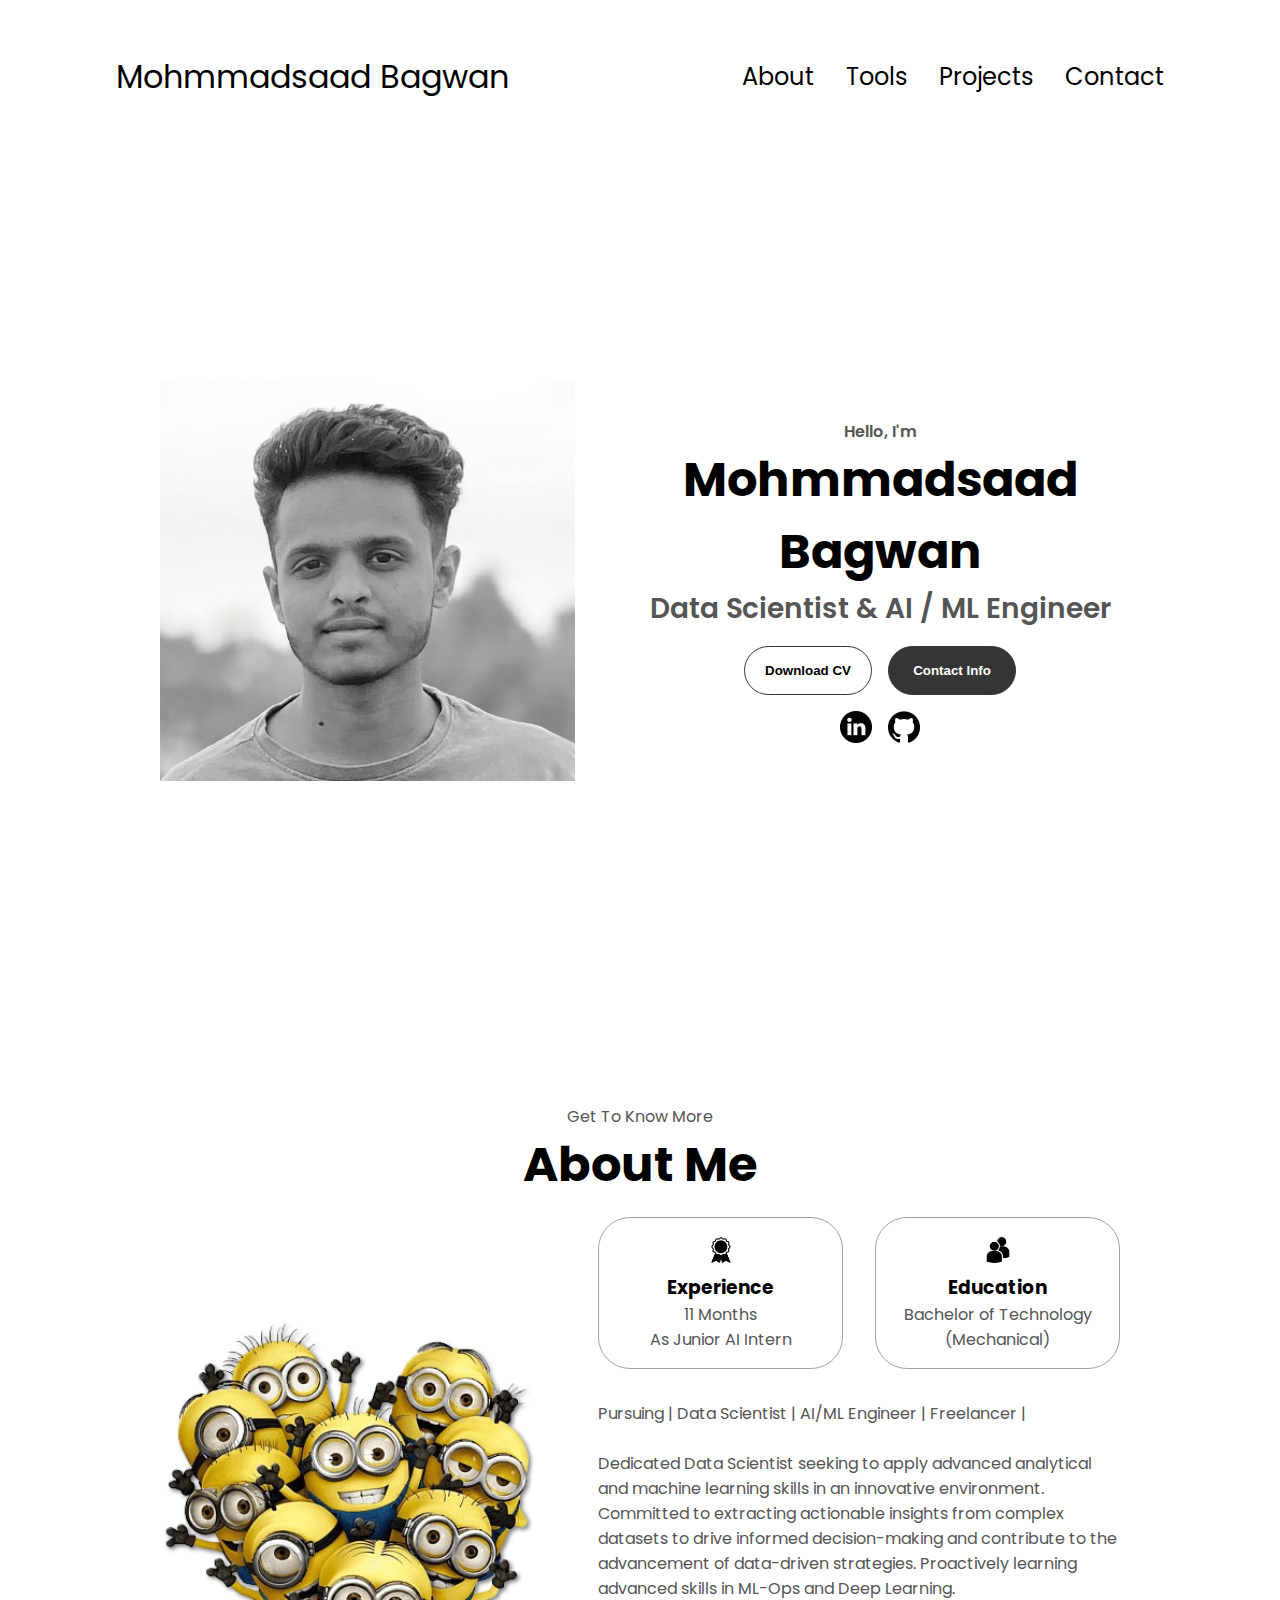
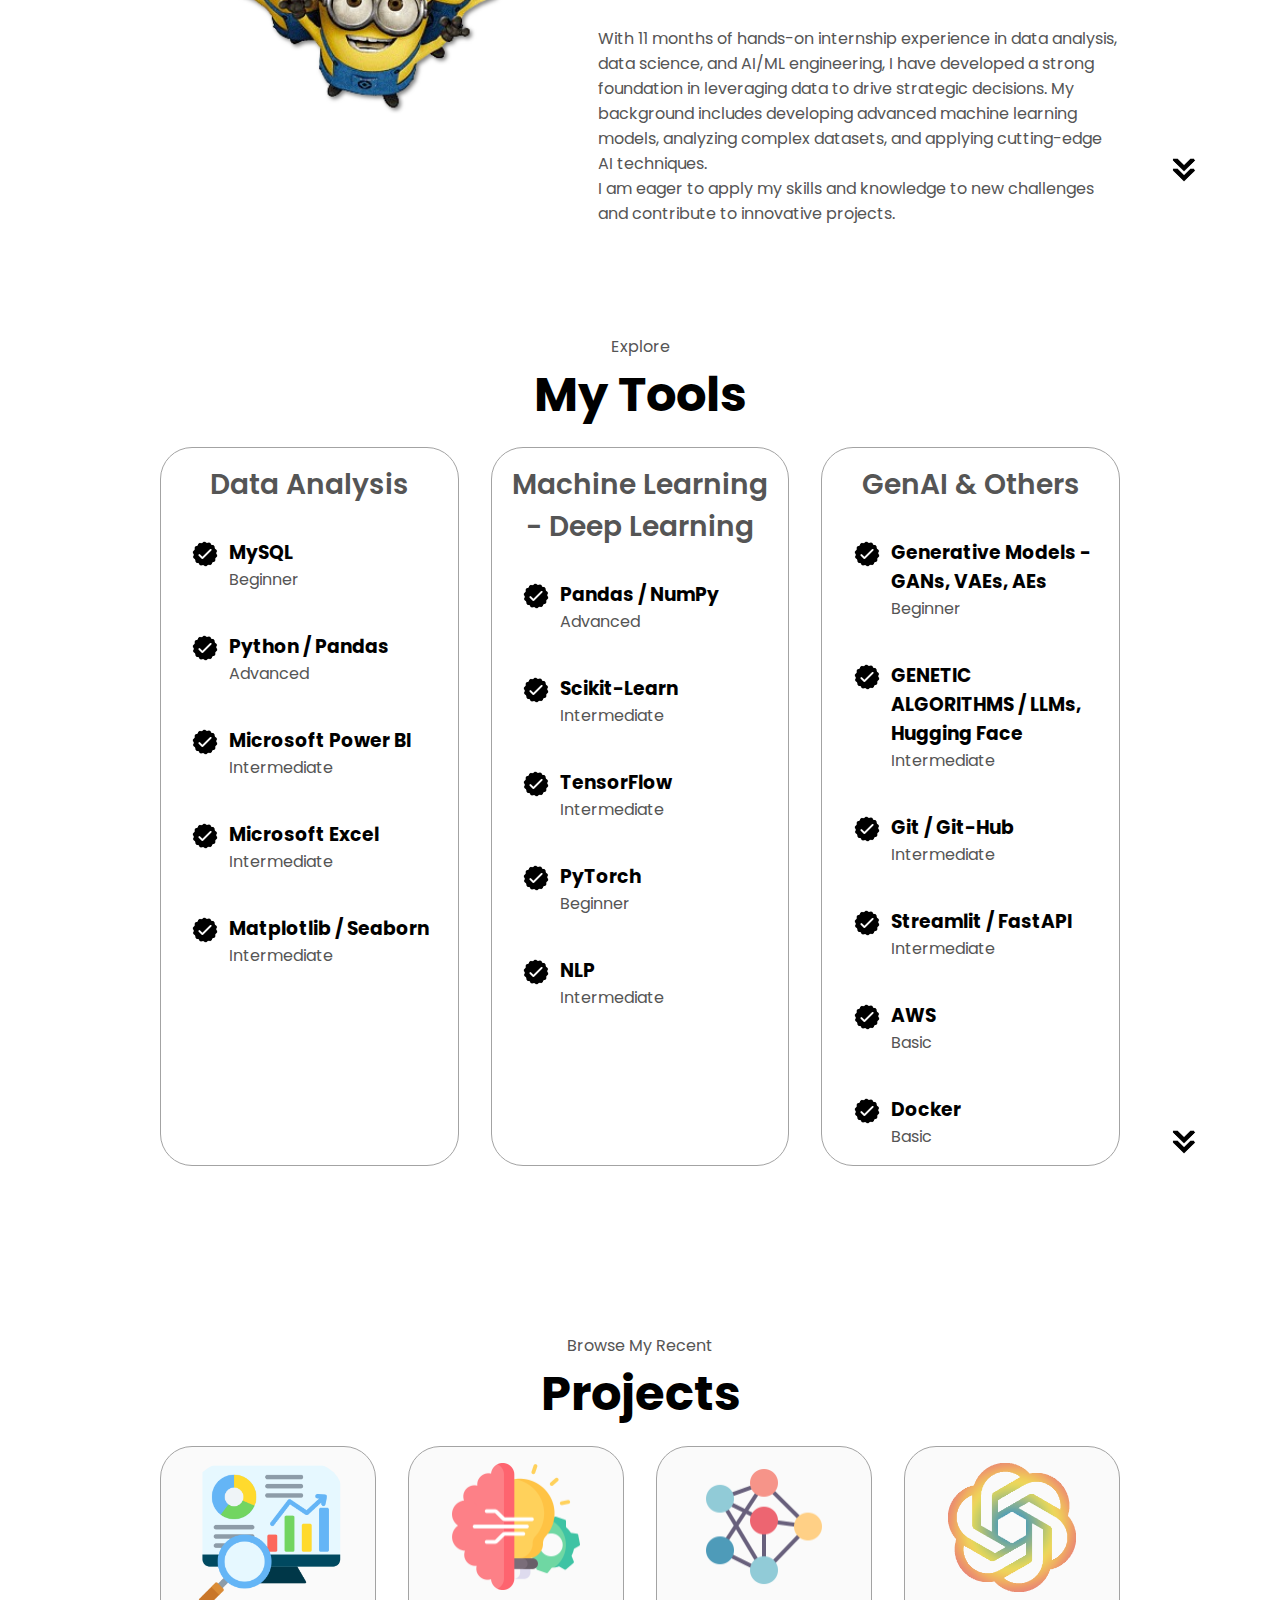
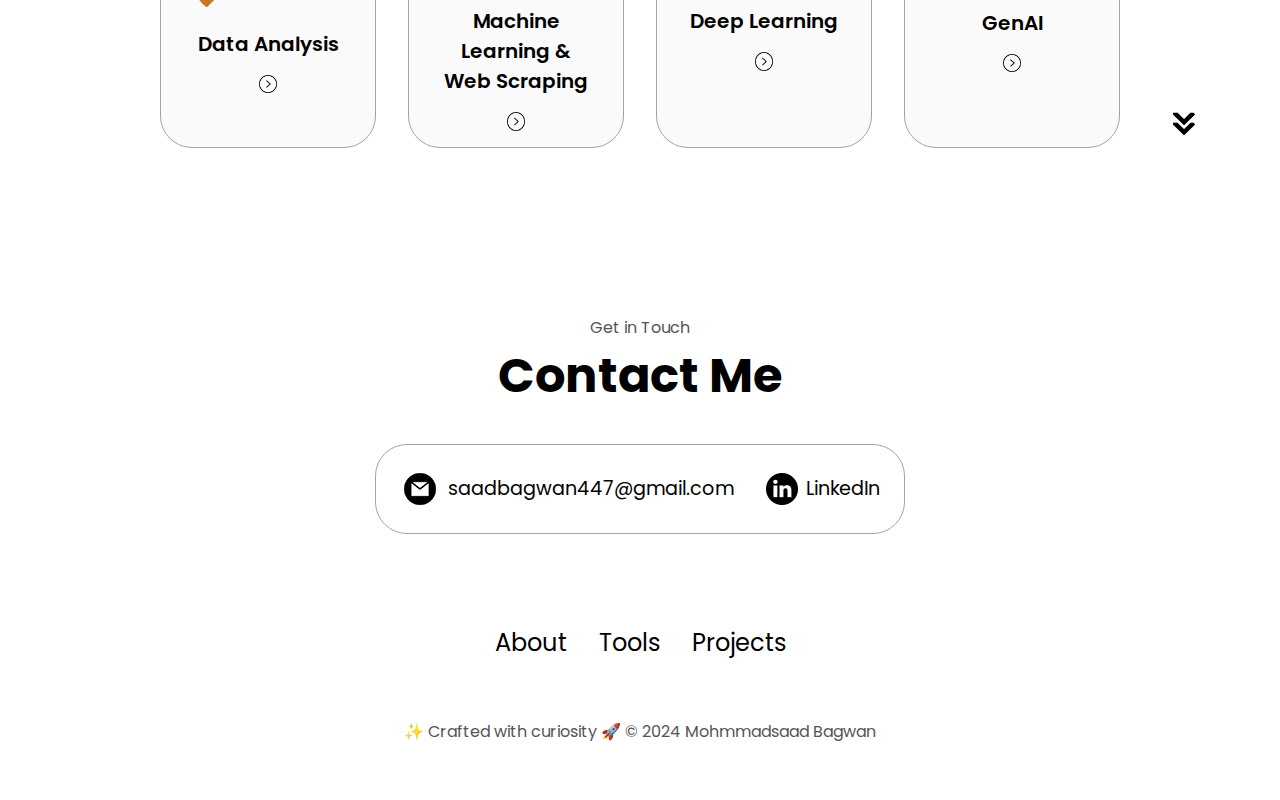
<file: index.html>
<!DOCTYPE html>
<html lang="en">
  <head>
    <meta charset="UTF-8" />
    <meta http-equiv="X-UA-Compatible" content="IE=edge" />
    <meta name="viewport" content="width=device-width, initial-scale=1.0" />
    <title>Mohmmadsaad's Portfolio</title>
    <link rel="stylesheet" href="style.css" />
    <link rel="stylesheet" href="mediaqueries.css" />
  </head>
  <body>
    <nav id="desktop-nav">
      <div class="logo">Mohmmadsaad Bagwan</div>
      <div>
        <ul class="nav-links">
          <li><a href="#about">About</a></li>
          <li><a href="#experience">Tools</a></li>
          <li><a href="#projects">Projects</a></li>
          <li><a href="#contact">Contact</a></li>

        </ul>
      </div>
    </nav>
    <nav id="hamburger-nav">
      <div class="logo">Mohmmadsaad Bagwan</div>
      <div class="hamburger-menu">
        <div class="hamburger-icon" onclick="toggleMenu()">
          <span></span>
          <span></span>
          <span></span>
        </div>
        <div class="menu-links">
          <li><a href="#about" onclick="toggleMenu()">About</a></li>
          <li><a href="#experience" onclick="toggleMenu()">Tools</a></li>
          <li><a href="#projects" onclick="toggleMenu()">Projects</a></li>
          <li><a href="#contact" onclick="toggleMenu()">Contact</a></li>

        </div>
      </div>
    </nav>
    <section id="profile">
      <div class="section__pic-container">
        <img src="./assets/profile-pic.jpg" alt="Saad's profile picture"/>
      </div>
      <div class="section__text">
        <p class="section__text__p1">Hello, I'm</p>
        <h1 class="title">Mohmmadsaad Bagwan</h1>
        <p class="section__text__p2">Data Scientist & AI / ML Engineer</p>
        <div class="btn-container">
          <button
            class="btn btn-color-2"
            onclick="location.href='./#contact'"
          >
            Download CV
          </button>
          <button class="btn btn-color-1" onclick="location.href='./#contact'">
            Contact Info
          </button>
        </div>
        <div id="socials-container">
          <img
            src="./assets/linkedin.png"
            alt="My LinkedIn profile"
            class="icon"
            onclick="location.href='https://www.linkedin.com/in/saad-bagwan-840a17249/'"
          />
          <img
            src="./assets/github.png"
            alt="My Github profile"
            class="icon"
            onclick="location.href='https://github.com/ninja03jod?tab=repositories'"
          />
        </div>
      </div>
    </section>
    <section id="about">
      <p class="section__text__p1">Get To Know More</p>
      <h1 class="title">About Me</h1>
      <div class="section-container">
        <div class="section__pic-container">
          <img
            src="./assets/about-pic.png"
            alt="Profile picture"
            class="about-pic"
          />
        </div>
        <div class="about-details-container">
          <div class="about-containers">
            <div class="details-container">
              <img
                src="./assets/experience.png"
                alt="Experience icon"
                class="icon"
              />
              <h3>Experience</h3>
              <p>11 Months<br />As Junior AI Intern</p>
            </div>
            <div class="details-container">
              <img
                src="./assets/education.png"
                alt="Education icon"
                class="icon"
              />
              <h3>Education</h3>
              <p>Bachelor of Technology<br />(Mechanical)</p>
            </div>
          </div>
          <div class="text-container">
            <p>Pursuing | Data Scientist | AI/ML Engineer | Freelancer |</p>
            <br>
            <p>Dedicated Data Scientist seeking to apply advanced analytical and machine learning 
              skills in an innovative environment. Committed to extracting actionable insights 
              from complex datasets to drive informed decision-making and contribute to the 
              advancement of data-driven strategies. 
              Proactively learning advanced skills in ML-Ops and Deep Learning.</p><br/>
            <p>With 11 months of hands-on internship experience in data analysis, data science, and AI/ML engineering, I have developed a strong foundation in leveraging data to drive strategic decisions. 
              My background includes developing advanced machine learning models, analyzing complex datasets, and applying cutting-edge AI techniques.<br/>
              I am eager to apply my skills and knowledge to new challenges and contribute to innovative projects.    
            </p>

          </div>
        </div>
      </div>

      <img
        src="./assets/arrow.png"
        alt="Arrow icon"
        class="icon arrow"
        onclick="location.href='./#experience'"
      />
    </section>
    <section id="experience">
      <p class="section__text__p1">Explore</p>
      <h1 class="title">My Tools</h1>
      <div class="experience-details-container">
        <div class="about-containers">
          <div class="details-container">
            <h2 class="experience-sub-title">Data Analysis</h2>
            <div class="article-container">
              <article>
                <img
                  src="./assets/checkmark.png"
                  alt="Experience icon"
                  class="icon"
                />
                <div>
                  <h3>MySQL</h3>
                  <p>Beginner</p>
                </div>
              </article>
              <article>
                <img
                  src="./assets/checkmark.png"
                  alt="Experience icon"
                  class="icon"
                />
                <div>
                  <h3>Python / Pandas</h3>
                  <p>Advanced</p>
                </div>
              </article>
              <article>
                <img
                  src="./assets/checkmark.png"
                  alt="Experience icon"
                  class="icon"
                />
                <div>
                  <h3>Microsoft Power BI</h3>
                  <p>Intermediate</p>
                </div>
              </article>
              <article>
                <img
                  src="./assets/checkmark.png"
                  alt="Experience icon"
                  class="icon"
                />
                <div>
                  <h3>Microsoft Excel</h3>
                  <p>Intermediate</p>
                </div>
              </article>
              <article>
                <img
                  src="./assets/checkmark.png"
                  alt="Experience icon"
                  class="icon"
                />
                <div>
                  <h3>Matplotlib / Seaborn</h3>
                  <p>Intermediate</p>
                </div>
              </article>

            </div>
          </div>
          <div class="details-container">
            <h2 class="experience-sub-title">Machine Learning - Deep Learning</h2>
            <div class="article-container">
              <article>
                <img
                  src="./assets/checkmark.png"
                  alt="Experience icon"
                  class="icon"
                />
                <div>
                  <h3>Pandas / NumPy</h3>
                  <p>Advanced</p>
                </div>
              </article>
              <article>
                <img
                  src="./assets/checkmark.png"
                  alt="Experience icon"
                  class="icon"
                />
                <div>
                  <h3>Scikit-Learn</h3>
                  <p>Intermediate</p>
                </div>
              </article>
              <article>
                <img
                  src="./assets/checkmark.png"
                  alt="Experience icon"
                  class="icon"
                />
                <div>
                  <h3>TensorFlow</h3>
                  <p>Intermediate</p>
                </div>
              </article>
              <article>
                <img
                  src="./assets/checkmark.png"
                  alt="Experience icon"
                  class="icon"
                />
                <div>
                  <h3>PyTorch</h3>
                  <p>Beginner</p>
                </div>
              </article>
              <article>
                <img
                  src="./assets/checkmark.png"
                  alt="Experience icon"
                  class="icon"
                />
                <div>
                  <h3>NLP</h3>
                  <p>Intermediate</p>
                </div>
              </article>

            </div>
          </div>
          <div class="details-container">
            <h2 class="experience-sub-title">GenAI & Others</h2>
            <div class="article-container">
             <article>
                <img
                  src="./assets/checkmark.png"
                  alt="Experience icon"
                  class="icon"
                />
                <div>
                  <h3>Generative Models - GANs, VAEs, AEs</h3>
                  <p>Beginner</p>
                </div>
              </article>
              <article>
                <img
                  src="./assets/checkmark.png"
                  alt="Experience icon"
                  class="icon"
                />
                <div>
                  <h3>GENETIC ALGORITHMS / LLMs, Hugging Face</h3>
                  <p>Intermediate</p>
                </div>
              </article>
              <article>
                <img
                  src="./assets/checkmark.png"
                  alt="Experience icon"
                  class="icon"
                />
                <div>
                  <h3>Git / Git-Hub</h3>
                  <p>Intermediate</p>
                </div>
              </article>
              <article>
                <img
                  src="./assets/checkmark.png"
                  alt="Experience icon"
                  class="icon"
                />
                <div>
                  <h3>Streamlit / FastAPI</h3>
                  <p>Intermediate</p>
                </div>
              </article>
              <article>
                <img
                  src="./assets/checkmark.png"
                  alt="Experience icon"
                  class="icon"
                />
                <div>
                  <h3>AWS</h3>
                  <p>Basic</p>
                </div>
              </article>
              <article>
                <img
                  src="./assets/checkmark.png"
                  alt="Experience icon"
                  class="icon"
                />
                <div>
                  <h3>Docker</h3>
                  <p>Basic</p>
                </div>
              </article>
            </div>
          </div>
        </div>
      </div>
      <img
        src="./assets/arrow.png"
        alt="Arrow icon"
        class="icon arrow"
        onclick="location.href='./#projects'"
      />
    </section>
    <section id="projects">
      <p class="section__text__p1">Browse My Recent</p>
      <h1 class="title">Projects</h1>
      <div class="experience-details-container">
        <div class="about-containers">
          <div class="details-container color-container">
            <div class="article-container">
              <img
                src="./assets/da.png"
                alt="Data analysis"
                class="project-img1"
              />
            </div>
            <h4 class="experience-sub-title project-title">Data Analysis</h4>
            <div class="btn-container">
                <img 
                  src="./assets/arrow-right.png"
                  alt="arrow-right" 
                  class="next"
                  onclick="location.href='da.html', target='_blank'">
            </div>
          </div>
          <div class="details-container color-container">
            <div class="article-container">
              <img
                src="./assets/ml.png"
                alt="machine Learning"
                class="project-img"
              />
            </div>
            <h2 class="experience-sub-title project-title">Machine Learning & Web Scraping</h2>
            <div class="btn-container">
              <img 
                  src="./assets/arrow-right.png"
                  alt="arrow-right" 
                  class="next"
                  onclick="location.href='ml.html', target='_blank'">
            </div>
          </div>
          <div class="details-container color-container">
            <div class="article-container">
              <img
                src="./assets/dl.png"
                alt="Project 3"
                class="project-img"
              />
            </div>
            <h2 class="experience-sub-title project-title">Deep Learning</h2>
            <div class="btn-container">
              <img 
              src="./assets/arrow-right.png"
              alt="arrow-right" 
              class="next"
              onclick="location.href='dl.html', target='_blank'">
            </div>
          </div>
          <div class="details-container color-container">
            <div class="article-container">
              <img
                src="./assets/llm.png"
                alt="Project 3"
                class="project-img"
              />
            </div>
            <h2 class="experience-sub-title project-title">GenAI</h2>
            <div class="btn-container">
              <img 
              src="./assets/arrow-right.png"
              alt="arrow-right" 
              class="next"
              onclick="location.href='GenAI.html', target='_blank'">
            </div>
          </div>
        </div>
      </div>
      <img
        src="./assets/arrow.png"
        alt="Arrow icon"
        class="icon arrow"
        onclick="location.href='./#contact'"
      />
    </section>
    <section id="contact">
      <p class="section__text__p1">Get in Touch</p>
      <h1 class="title">Contact Me</h1>
      <div class="contact-info-upper-container">
        <div class="contact-info-container">
          <img
            src="./assets/email.png"
            alt="Email icon"
            class="icon contact-icon email-icon"
          />
          <p><a href="mailto:abhijeetk597.ds@gmail.com">saadbagwan447@gmail.com</a></p>
        </div>
        <div class="contact-info-container">
          <img
            src="./assets/linkedin.png"
            alt="LinkedIn icon"
            class="icon contact-icon"
          />
          <p><a href="https://www.linkedin.com/in/saad-bagwan-840a17249/">LinkedIn</a></p>
        </div>
      </div>
    </section>
    <footer>
      <nav>
        <div class="nav-links-container">
          <ul class="nav-links">
            <li><a href="#about">About</a></li>
            <li><a href="#experience">Tools</a></li>
            <li><a href="#projects">Projects</a></li>
            <!-- <li><a href="#contact">Contact</a></li> -->

          </ul>
        </div>
      </nav>
      <p>&#10024 Crafted with curiosity &#128640 &#169; 2024 Mohmmadsaad Bagwan</p>
    </footer>
    <script src="script.js"></script>
  </body>
</html>
</file>
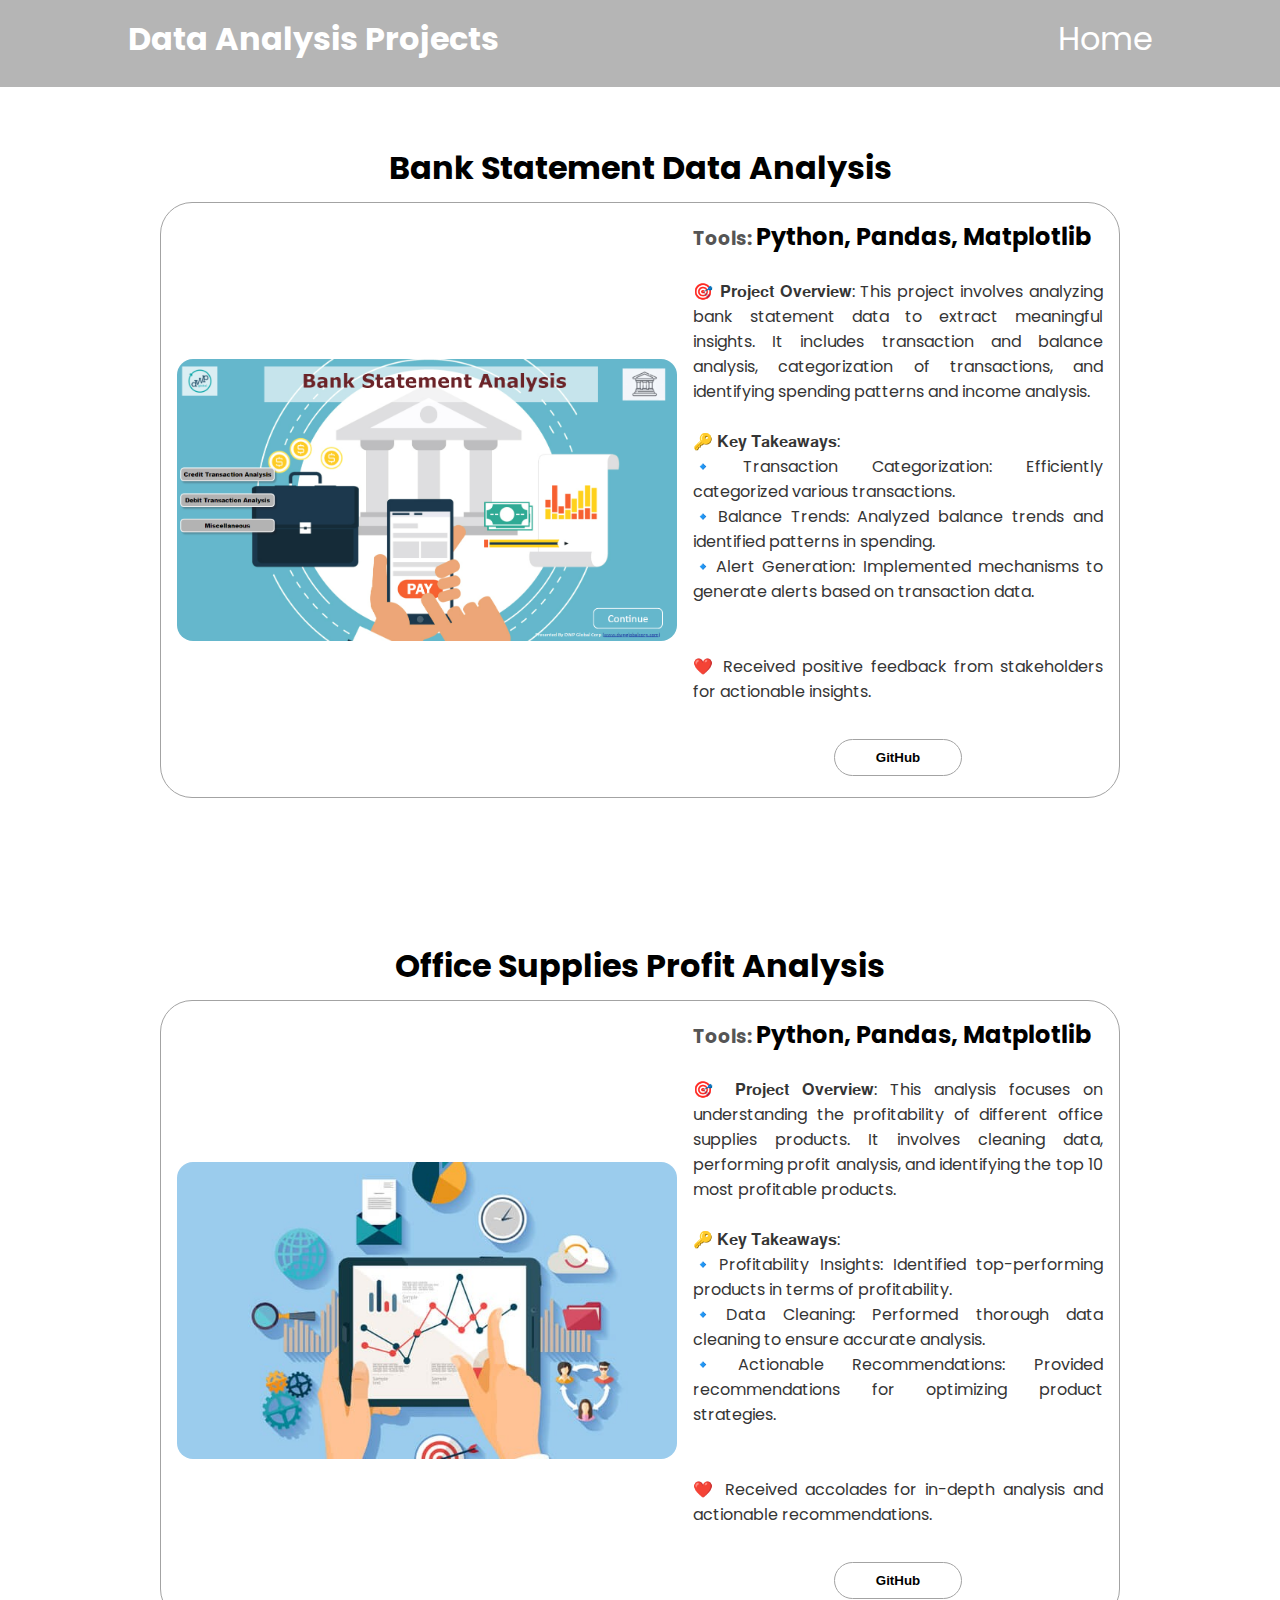
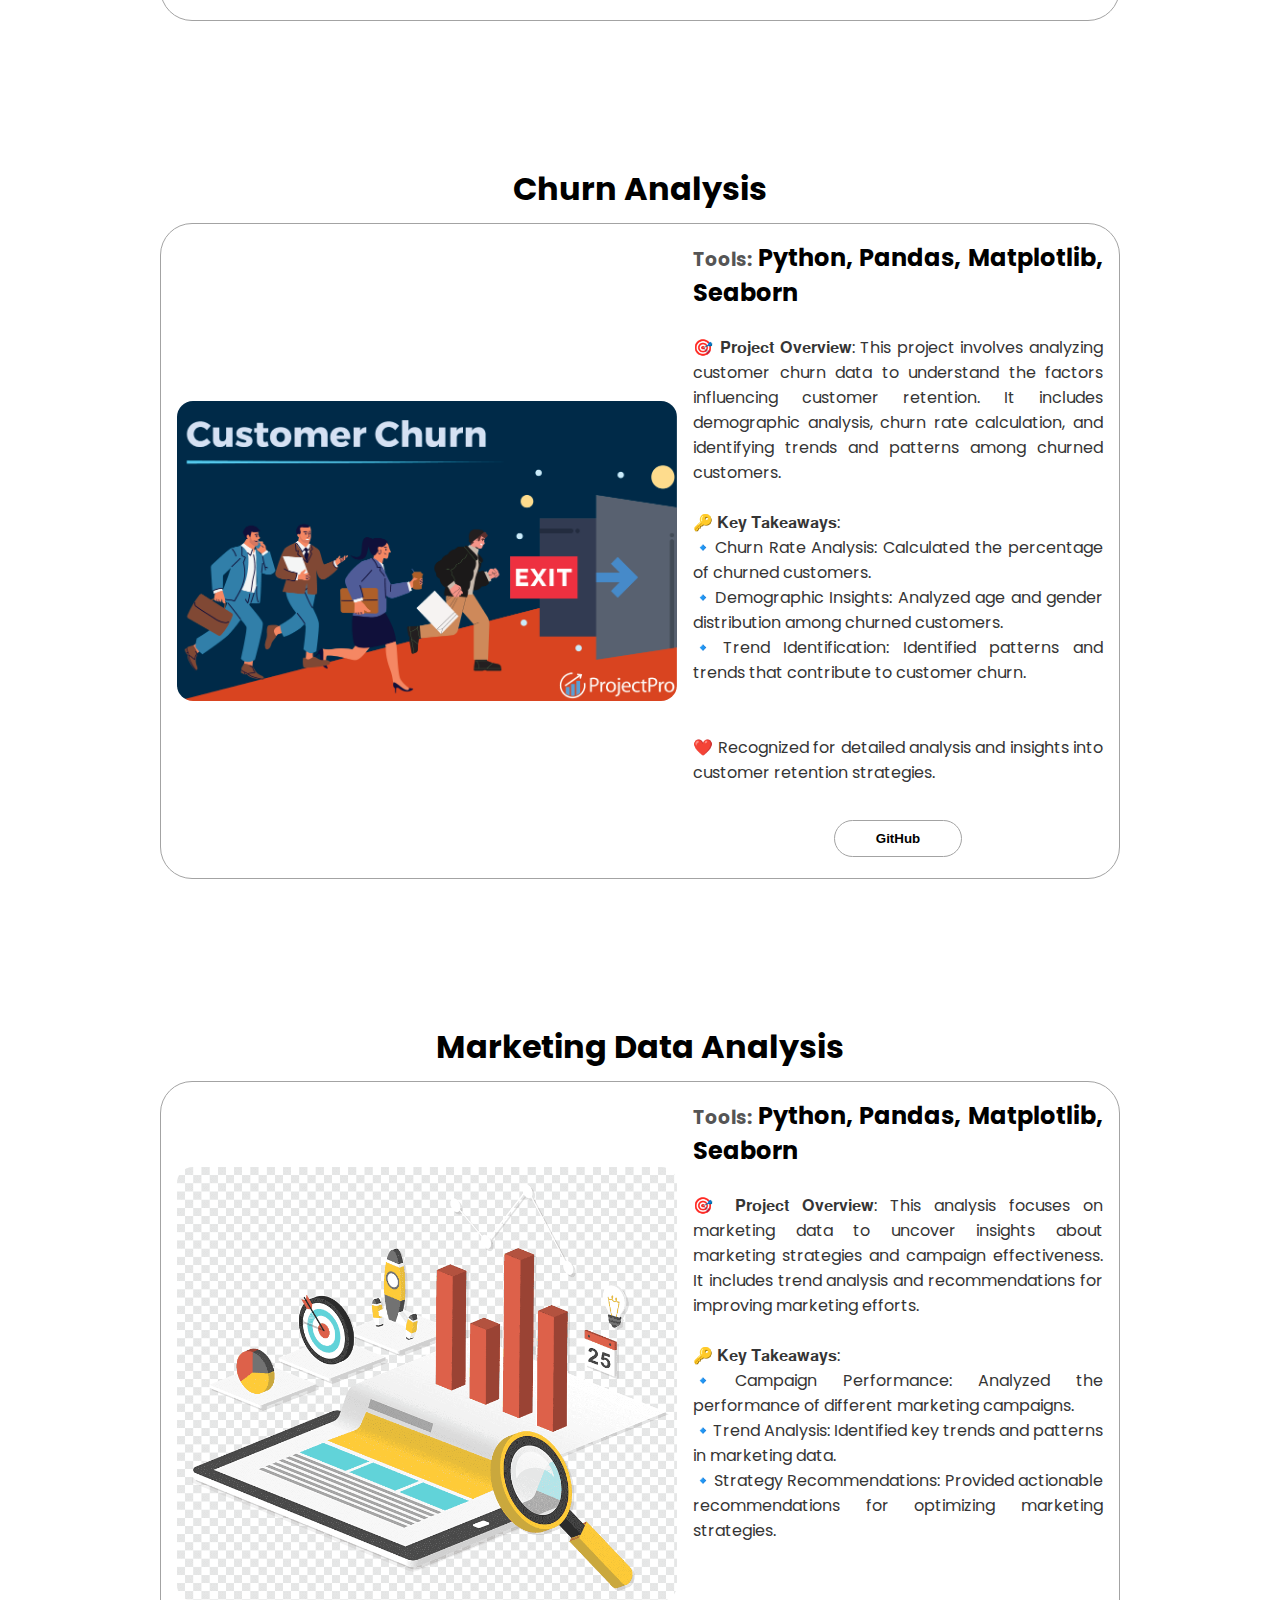
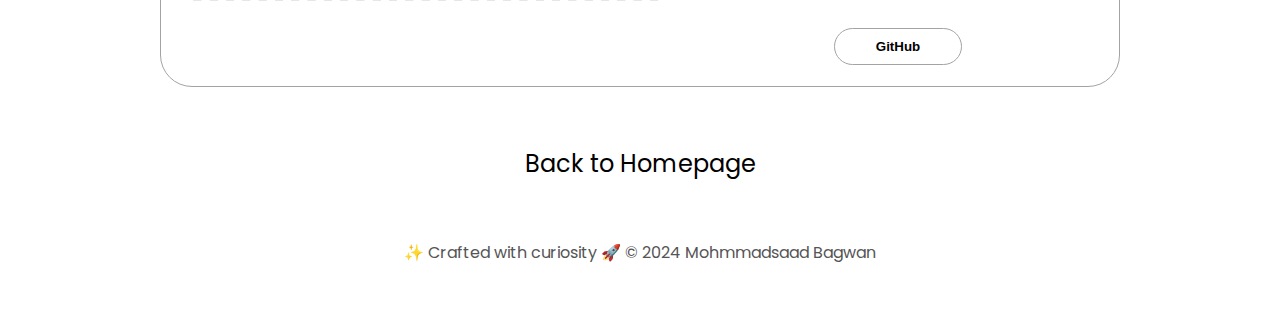
<file: da.html>
<!DOCTYPE html>
<html lang="en">
<head>
    <meta charset="UTF-8">
    <meta name="viewport" content="width=device-width, initial-scale=1.0">
    <title>Data Analysis Project</title>
    <link rel="stylesheet" href="style.css">
    <link rel="stylesheet" href="mediaqueries.css">
</head>
<body>
    <div class="navbar">
        <h1 class="page_h">Data Analysis Projects</h1>
        <a href="index.html" class="home_link">Home</a>
    </div>
    
    <section id="project" style="padding-top: 12vh;">
        <h1 class="project_title">Bank Statement Data Analysis</h1>
        <div class="project-container">
            <div class="project-pic-container">
                <img
                src="./assets/bank_statement_analysis.png"
                alt="bank-statement"
                class="project-pic"
                />
            </div>
            <div class="text-and-buttons">
                <div class="project-text-container">
                    <div class="Tools">
                        <h3 class="t1">Tools: </h3>
                        <h2 class="t2">Python, Pandas, Matplotlib</h2>
                    </div>
                    <p class="project-text"><br>🎯 𝐏𝐫𝐨𝐣𝐞𝐜𝐭 𝐎𝐯𝐞𝐫𝐯𝐢𝐞𝐰:
                        This project involves analyzing bank statement data to extract meaningful insights. 
                        It includes transaction and balance analysis, categorization of transactions, 
                        and identifying spending patterns and income analysis.</br></br>
                        🔑 𝐊𝐞𝐲 𝐓𝐚𝐤𝐞𝐚𝐰𝐚𝐲𝐬:</br>
                        🔹Transaction Categorization: Efficiently categorized various transactions.</br>
                        🔹Balance Trends: Analyzed balance trends and identified patterns in spending.</br>
                        🔹Alert Generation: Implemented mechanisms to generate alerts based on transaction data.</br> 
                        <br><br>
                        ❤️ Received positive feedback from stakeholders for actionable insights.
                    </p>
                </div>
                <div class="pro-btn-container">
                    <button
                      class="btn btn-color-3"
                      onclick="window.open('https://github.com/ninja03jod/Bank_Statement_Analysis/blob/main/README.md')">
                      GitHub
                    </button>
                </div>
            </div>
        </div>
    </section>

    <section id="project" style="padding-top: 12vh;">
        <h1 class="project_title">Office Supplies Profit Analysis</h1>
        <div class="project-container">
            <div class="project-pic-container">
                <img
                src="./assets/office_supplies.png"
                alt="office-supplies"
                class="project-pic"
                />
            </div>
            <div class="text-and-buttons">
                <div class="project-text-container">
                    <div class="Tools">
                        <h3 class="t1">Tools: </h3>
                        <h2 class="t2">Python, Pandas, Matplotlib</h2>
                    </div>
                    <p class="project-text"><br>🎯 𝐏𝐫𝐨𝐣𝐞𝐜𝐭 𝐎𝐯𝐞𝐫𝐯𝐢𝐞𝐰:
                        This analysis focuses on understanding the profitability of different office supplies products. 
                        It involves cleaning data, performing profit analysis, and identifying the top 10 most profitable products.</br></br>
                        🔑 𝐊𝐞𝐲 𝐓𝐚𝐤𝐞𝐚𝐰𝐚𝐲𝐬:</br>
                        🔹Profitability Insights: Identified top-performing products in terms of profitability.</br>
                        🔹Data Cleaning: Performed thorough data cleaning to ensure accurate analysis.</br>
                        🔹Actionable Recommendations: Provided recommendations for optimizing product strategies.</br>
                        <br><br>
                        ❤️ Received accolades for in-depth analysis and actionable recommendations.
                    </p>
                </div>
                <div class="pro-btn-container">
                    <button
                      class="btn btn-color-3"
                      onclick="window.open('https://github.com/ninja03jod/Office-Supplies/tree/main')">
                      GitHub
                    </button>
                </div>
            </div>
        </div>
    </section>

    <section id="project" style="padding-top: 12vh;">
        <h1 class="project_title">Churn Analysis</h1>
        <div class="project-container">
            <div class="project-pic-container">
                <img
                src="./assets/churn_analysis.png"
                alt="churn-analysis"
                class="project-pic"
                />
            </div>
            <div class="text-and-buttons">
                <div class="project-text-container">
                    <div class="Tools">
                        <h3 class="t1">Tools: </h3>
                        <h2 class="t2">Python, Pandas, Matplotlib, Seaborn</h2>
                    </div>
                    <p class="project-text"><br>🎯 𝐏𝐫𝐨𝐣𝐞𝐜𝐭 𝐎𝐯𝐞𝐫𝐯𝐢𝐞𝐰:
                        This project involves analyzing customer churn data to understand the factors influencing customer retention. 
                        It includes demographic analysis, churn rate calculation, and identifying trends and patterns among churned customers.</br></br>
                        🔑 𝐊𝐞𝐲 𝐓𝐚𝐤𝐞𝐚𝐰𝐚𝐲𝐬:</br>
                        🔹Churn Rate Analysis: Calculated the percentage of churned customers.</br>
                        🔹Demographic Insights: Analyzed age and gender distribution among churned customers.</br>
                        🔹Trend Identification: Identified patterns and trends that contribute to customer churn.</br>
                        <br><br>
                        ❤️ Recognized for detailed analysis and insights into customer retention strategies.
                    </p>
                </div>
                <div class="pro-btn-container">
                    <button
                      class="btn btn-color-3"
                      onclick="window.open('https://github.com/ninja03jod/Churn-Analysis/blob/main/README.md')">
                      GitHub
                    </button>
                </div>
            </div>
        </div>
    </section>

    <section id="project" style="padding-top: 12vh;">
        <h1 class="project_title">Marketing Data Analysis</h1>
        <div class="project-container">
            <div class="project-pic-container">
                <img
                src="./assets/marketing_data.png"
                alt="marketing-data"
                class="project-pic"
                />
            </div>
            <div class="text-and-buttons">
                <div class="project-text-container">
                    <div class="Tools">
                        <h3 class="t1">Tools: </h3>
                        <h2 class="t2">Python, Pandas, Matplotlib, Seaborn</h2>
                    </div>
                    <p class="project-text"><br>🎯 𝐏𝐫𝐨𝐣𝐞𝐜𝐭 𝐎𝐯𝐞𝐫𝐯𝐢𝐞𝐰:
                        This analysis focuses on marketing data to uncover insights about marketing strategies and campaign effectiveness. 
                        It includes trend analysis and recommendations for improving marketing efforts.</br></br>
                        🔑 𝐊𝐞𝐲 𝐓𝐚𝐤𝐞𝐚𝐰𝐚𝐲𝐬:</br>
                        🔹Campaign Performance: Analyzed the performance of different marketing campaigns.</br>
                        🔹Trend Analysis: Identified key trends and patterns in marketing data.</br>
                        🔹Strategy Recommendations: Provided actionable recommendations for optimizing marketing strategies.</br>
                        <br><br>
                    </p>
                </div>
                <div class="pro-btn-container">
                    <button
                      class="btn btn-color-3"
                      onclick="window.open('https://github.com/ninja03jod/Data_Science_Projects/blob/main/_Marketing_Data_Analysis.ipynb')">
                      GitHub
                    </button>
                </div>
            </div>
        </div>
    </section>

    <footer>
        <nav>
          <div class="nav-links-container">
            <ul class="nav-links">
              <li><a onclick="goBack()">Back to Homepage</a></li>
            </ul>
          </div>
        </nav>
        <p>&#10024 Crafted with curiosity &#128640 &#169; 2024 Mohmmadsaad Bagwan</p>
    </footer>
    <script src="script.js"></script>
</body>
</html>
</file>
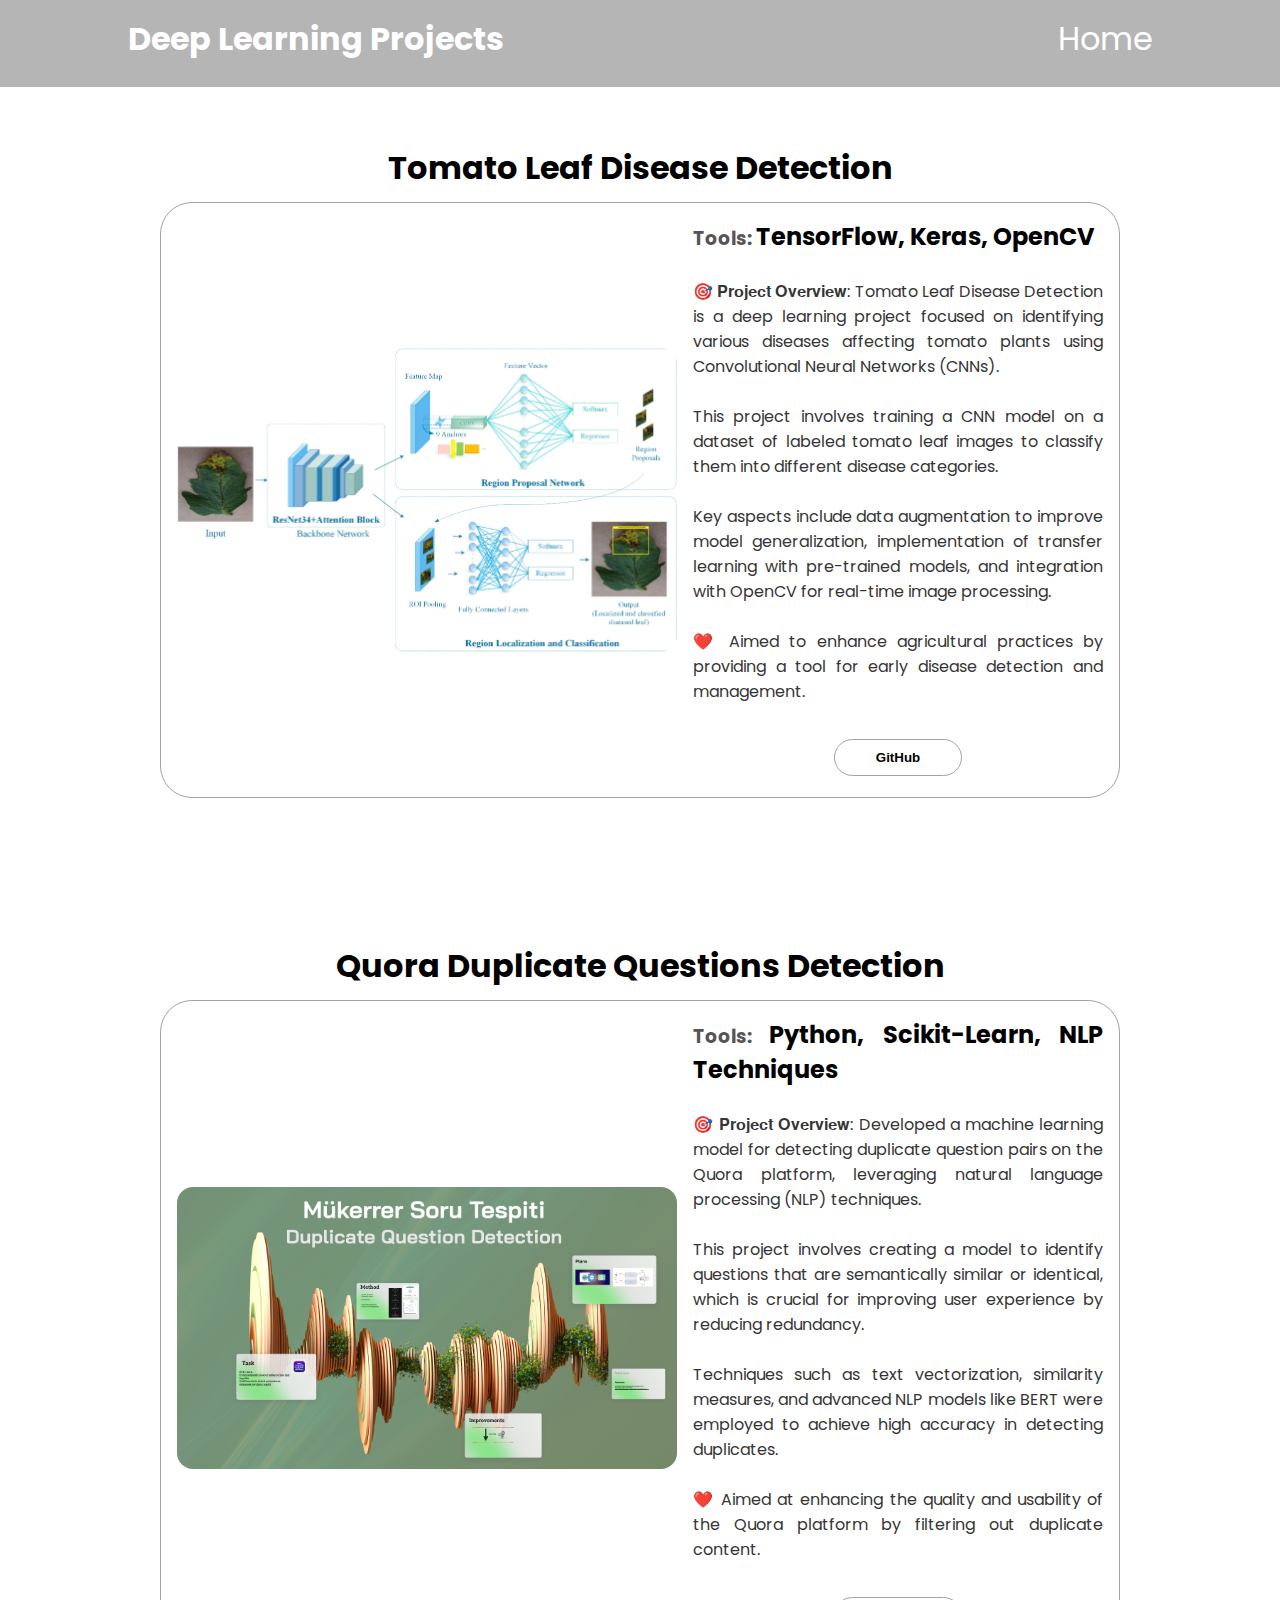
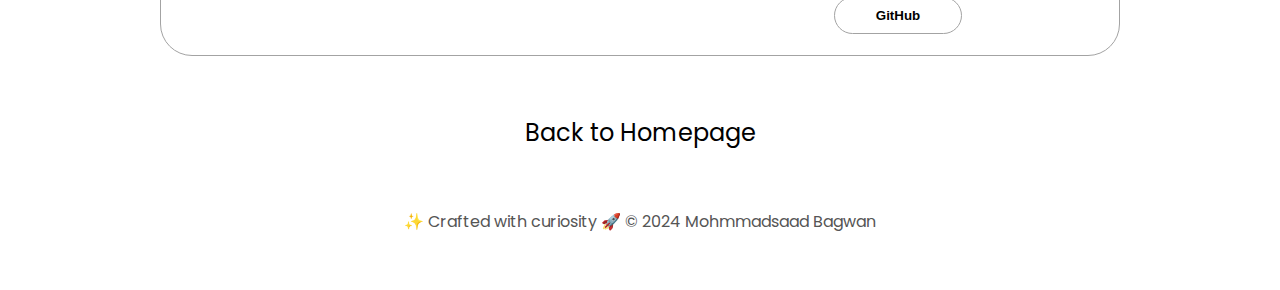
<file: dl.html>
<!DOCTYPE html>
<html lang="en">
<head>
    <meta charset="UTF-8">
    <meta name="viewport" content="width=device-width, initial-scale=1.0">
    <title>Deep Learning Project</title>
    <link rel="stylesheet" href="style.css">
    <link rel="stylesheet" href="mediaqueries.css">
</head>
<body>
    <div class="navbar">
        <h1 class="page_h">Deep Learning Projects</h1>
        <a href="index.html" class="home_link">Home</a>
    </div>
    <section id="project" style="padding-top: 12vh;">
        <h1 class="project_title">Tomato Leaf Disease Detection</h1>
        <div class="project-container">
            <div class="project-pic-container">
                <img
                src="./assets/tomato-leaf-disease.png"
                alt="tomato-leaf-disease"
                class="project-pic"
                />
            </div>
            <div class="text-and-buttons">
                <div class="project-text-container">
                    <div class="Tools">
                        <h3 class="t1">Tools: </h3>
                        <h2 class="t2">TensorFlow, Keras, OpenCV</h2>
                    </div>
                    <p class="project-text"><br>🎯 𝐏𝐫𝐨𝐣𝐞𝐜𝐭 𝐎𝐯𝐞𝐫𝐯𝐢𝐞𝐰: Tomato Leaf Disease Detection is a deep learning project focused on identifying various diseases affecting tomato plants using Convolutional Neural Networks (CNNs).
                        <br></br>
                        This project involves training a CNN model on a dataset of labeled tomato leaf images to classify them into different disease categories.
                        <br></br>
                        Key aspects include data augmentation to improve model generalization, implementation of transfer learning with pre-trained models, and integration with OpenCV for real-time image processing.
                        <br>    <br> 
                        ❤️ Aimed to enhance agricultural practices by providing a tool for early disease detection and management.   
                    </p>
                </div>
                <div class="pro-btn-container">
                    <button
                      class="btn btn-color-3"
                      onclick="window.open('https://github.com/ninja03jod/Object-Detection/blob/main/Tomato_Diease_Prediction_CNN.ipynb')">
                      GitHub
                    </button>
                </div>
            </div>
        </div>
    </section>
    <section id="project" style="padding-top: 12vh;" id="quora-detection">
        <h1 class="project_title">Quora Duplicate Questions Detection</h1>
        <div class="project-container">
            <div class="project-pic-container">
                <img
                src="./assets/quora-detection.png"
                alt="quora-detection"
                class="project-pic"
                />
            </div>
            <div class="text-and-buttons">
                <div class="project-text-container">
                    <div class="Tools">
                        <h3 class="t1">Tools: </h3>
                        <h2 class="t2">Python, Scikit-Learn, NLP Techniques</h2>
                    </div>
                    <p class="project-text"><br>🎯 𝐏𝐫𝐨𝐣𝐞𝐜𝐭 𝐎𝐯𝐞𝐫𝐯𝐢𝐞𝐰: Developed a machine learning model for detecting duplicate question pairs on the Quora platform, leveraging natural language processing (NLP) techniques.
                        <br></br>
                        This project involves creating a model to identify questions that are semantically similar or identical, which is crucial for improving user experience by reducing redundancy.
                        <br></br>
                        Techniques such as text vectorization, similarity measures, and advanced NLP models like BERT were employed to achieve high accuracy in detecting duplicates.
                        <br>    <br> 
                        ❤️ Aimed at enhancing the quality and usability of the Quora platform by filtering out duplicate content.   
                    </p>
                </div>
                <div class="pro-btn-container">
                    <button
                      class="btn btn-color-3"
                      onclick="window.open('https://github.com/ninja03jod/Duplicate_Question_Detection_NLP')">
                      GitHub
                    </button>
                </div>
            </div>
        </div>
    </section>
    
    <footer>
        <nav>
          <div class="nav-links-container">
            <ul class="nav-links">
              <li><a onclick="goBack()">Back to Homepage</a></li>
            </ul>
          </div>
        </nav>
        <p>&#10024 Crafted with curiosity &#128640 &#169; 2024 Mohmmadsaad Bagwan</p>
      </footer>
      <script src="script.js"></script>
</body>
</html>
</file>
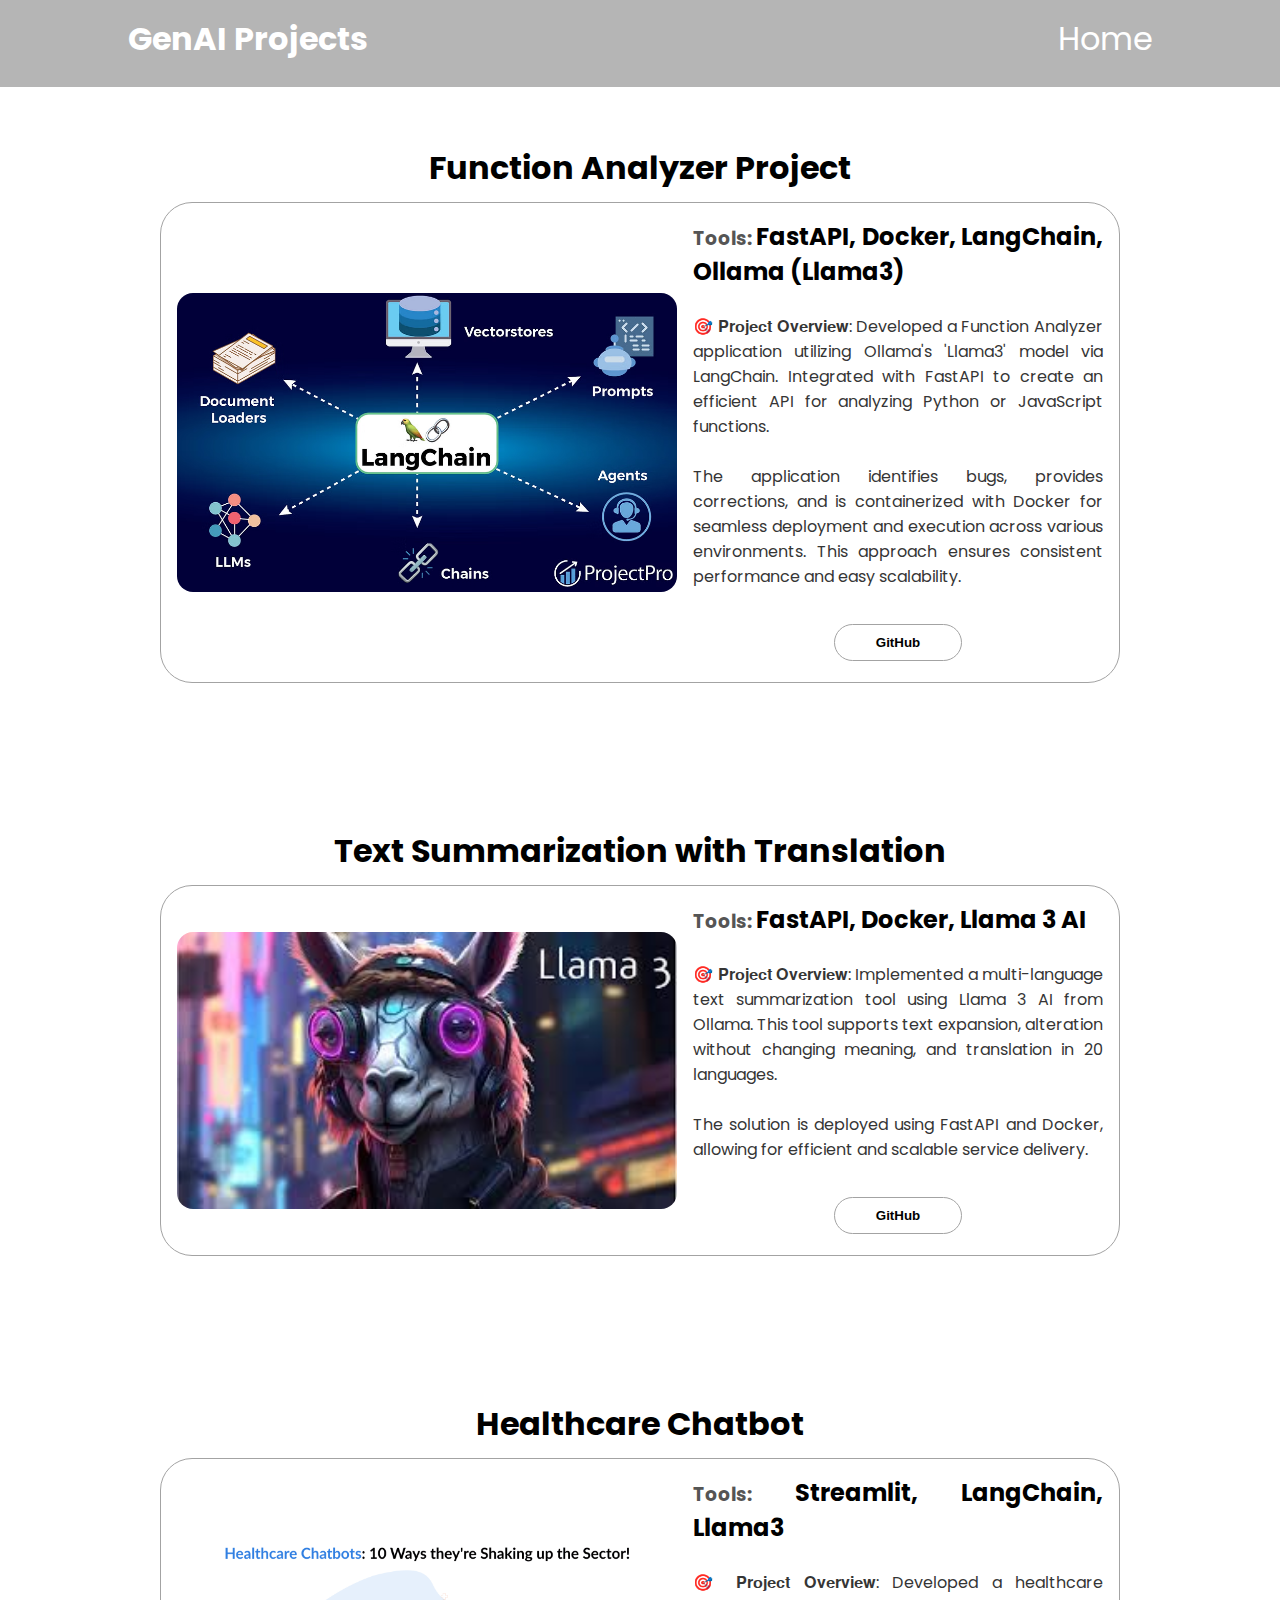
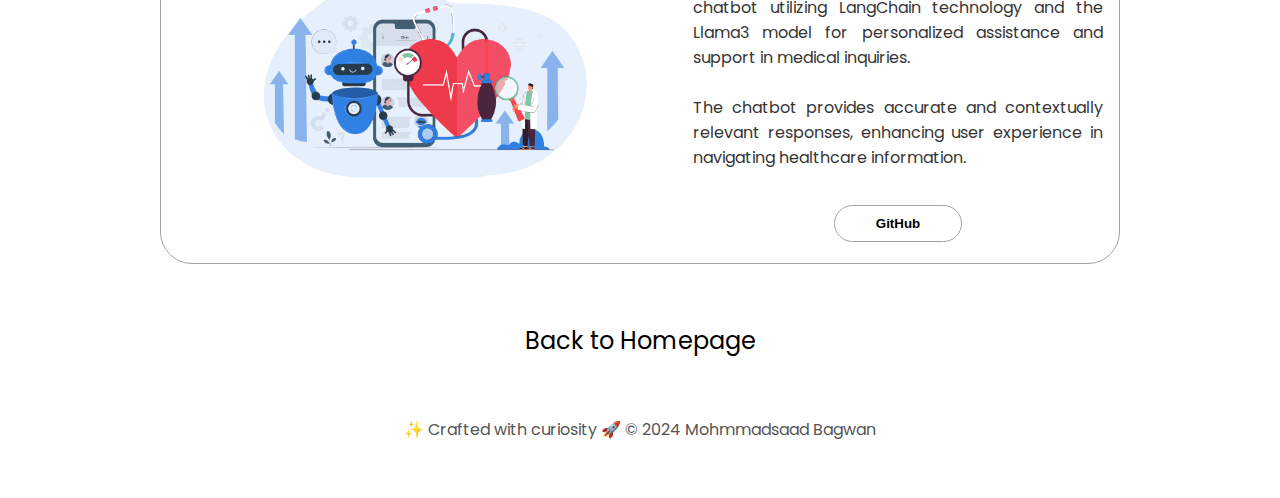
<file: GenAI.html>
<!DOCTYPE html>
<html lang="en">
<head>
    <meta charset="UTF-8">
    <meta name="viewport" content="width=device-width, initial-scale=1.0">
    <title>Machine Learning Project</title>
    <link rel="stylesheet" href="style.css">
    <link rel="stylesheet" href="mediaqueries.css">
</head>
<body>
    <div class="navbar">
        <h1 class="page_h">GenAI Projects</h1>
        <a href="index.html" class="home_link">Home</a>
    </div>

    <section id="project" style="padding-top: 12vh;">
        <h1 class="project_title">Function Analyzer Project</h1>
        <div class="project-container">
            <div class="project-pic-container">
                <img
                src="./assets/function-analyzer.png"
                alt="function_analyzer.png"
                class="project-pic"
                />
            </div>
            <div class="text-and-buttons">
                <div class="project-text-container">
                    <div class="Tools">
                        <h3 class="t1">Tools: </h3>
                        <h2 class="t2">FastAPI, Docker, LangChain, Ollama (Llama3)</h2>
                    </div>
                    <p class="project-text"><br>🎯 𝐏𝐫𝐨𝐣𝐞𝐜𝐭 𝐎𝐯𝐞𝐫𝐯𝐢𝐞𝐰: Developed a Function Analyzer application utilizing Ollama's 'Llama3' model via LangChain. Integrated with FastAPI to create an efficient API for analyzing Python or JavaScript functions.<br>
                        <br>
                        The application identifies bugs, provides corrections, and is containerized with Docker for seamless deployment and execution across various environments. This approach ensures consistent performance and easy scalability. 
                    </p>
                </div>
                <div class="pro-btn-container">
                    <button
                      class="btn btn-color-3"
                      onclick="window.open('https://github.com/ninja03jod/Function_Analyzer')">
                      GitHub
                    </button>
                </div>
            </div>
        </div>
    </section>

    <section id="project" style="padding-top: 12vh;">
        <h1 class="project_title">Text Summarization with Translation</h1>
        <div class="project-container">
            <div class="project-pic-container">
                <img
                src="./assets/text-summarization.jpg"
                alt="text_summarization.png"
                class="project-pic"
                />
            </div>
            <div class="text-and-buttons">
                <div class="project-text-container">
                    <div class="Tools">
                        <h3 class="t1">Tools: </h3>
                        <h2 class="t2">FastAPI, Docker, Llama 3 AI</h2>
                    </div>
                    <p class="project-text"><br>🎯 𝐏𝐫𝐨𝐣𝐞𝐜𝐭 𝐎𝐯𝐞𝐫𝐯𝐢𝐞𝐰: Implemented a multi-language text summarization tool using Llama 3 AI from Ollama. This tool supports text expansion, alteration without changing meaning, and translation in 20 languages.<br>
                        <br>
                        The solution is deployed using FastAPI and Docker, allowing for efficient and scalable service delivery.
                    </p>
                </div>
                <div class="pro-btn-container">
                    <button
                      class="btn btn-color-3"
                      onclick="window.open('https://github.com/ninja03jod/Text_Summarization_With_Language_Trans')">
                      GitHub
                    </button>
                </div>
            </div>
        </div>
    </section>
    
    <section id="project" style="padding-top: 12vh;">
        <h1 class="project_title">Healthcare Chatbot</h1>
        <div class="project-container">
            <div class="project-pic-container">
                <img
                src="./assets/healthcare-chatbot.png"
                alt="healthcare_chatbot.png"
                class="project-pic"
                />
            </div>
            <div class="text-and-buttons">
                <div class="project-text-container">
                    <div class="Tools">
                        <h3 class="t1">Tools: </h3>
                        <h2 class="t2">Streamlit, LangChain, Llama3</h2>
                    </div>
                    <p class="project-text"><br>🎯 𝐏𝐫𝐨𝐣𝐞𝐜𝐭 𝐎𝐯𝐞𝐫𝐯𝐢𝐞𝐰: Developed a healthcare chatbot utilizing LangChain technology and the Llama3 model for personalized assistance and support in medical inquiries.<br>
                        <br>
                        The chatbot provides accurate and contextually relevant responses, enhancing user experience in navigating healthcare information.
                    </p>
                </div>
                <div class="pro-btn-container">
                    <button
                      class="btn btn-color-3"
                      onclick="window.open('https://github.com/ninja03jod/Health-Care-Chatbot')">
                      GitHub
                    </button>
                </div>
            </div>
        </div>
    </section>
    
    <footer>
        <nav>
          <div class="nav-links-container">
            <ul class="nav-links">
              <li><a onclick="goBack()">Back to Homepage</a></li>
            </ul>
          </div>
        </nav>
        <p>&#10024 Crafted with curiosity &#128640 &#169; 2024 Mohmmadsaad Bagwan</p>
      </footer>
      <script src="script.js"></script>
</body>
</html>
</file>
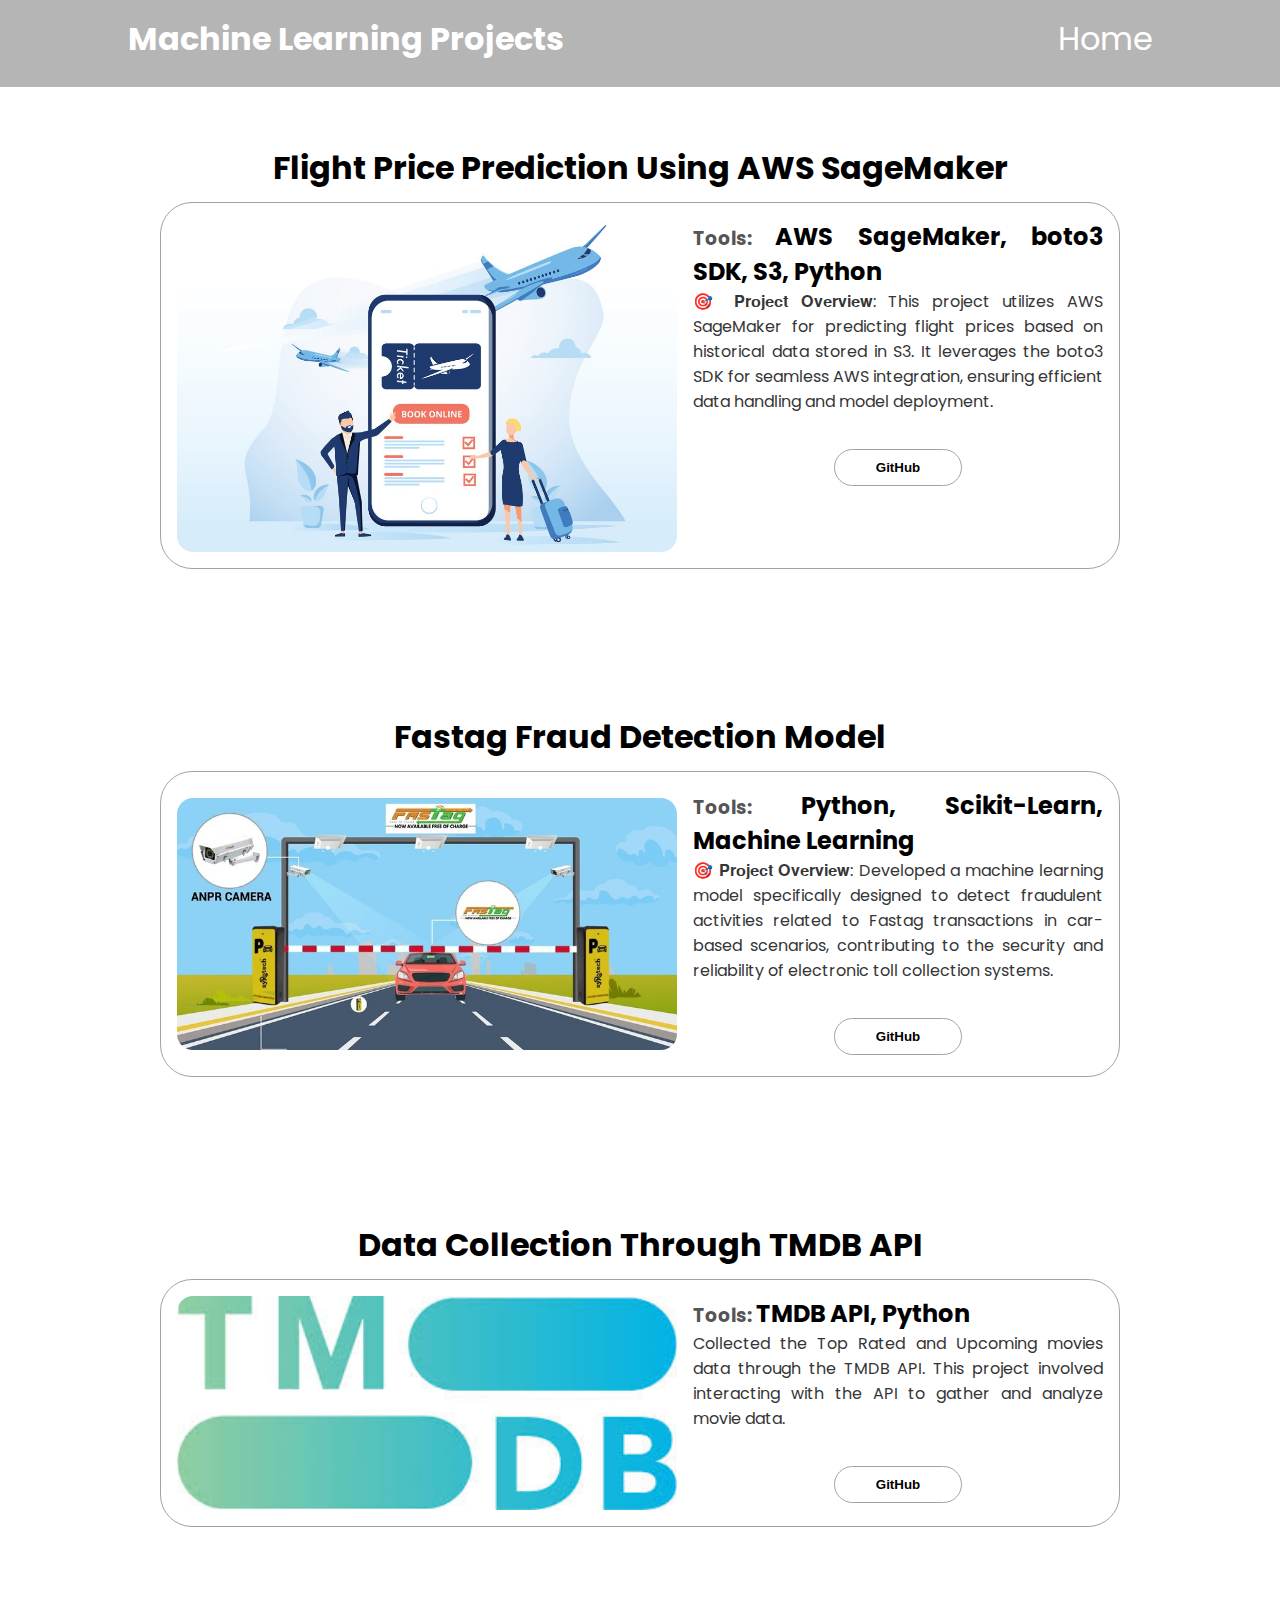
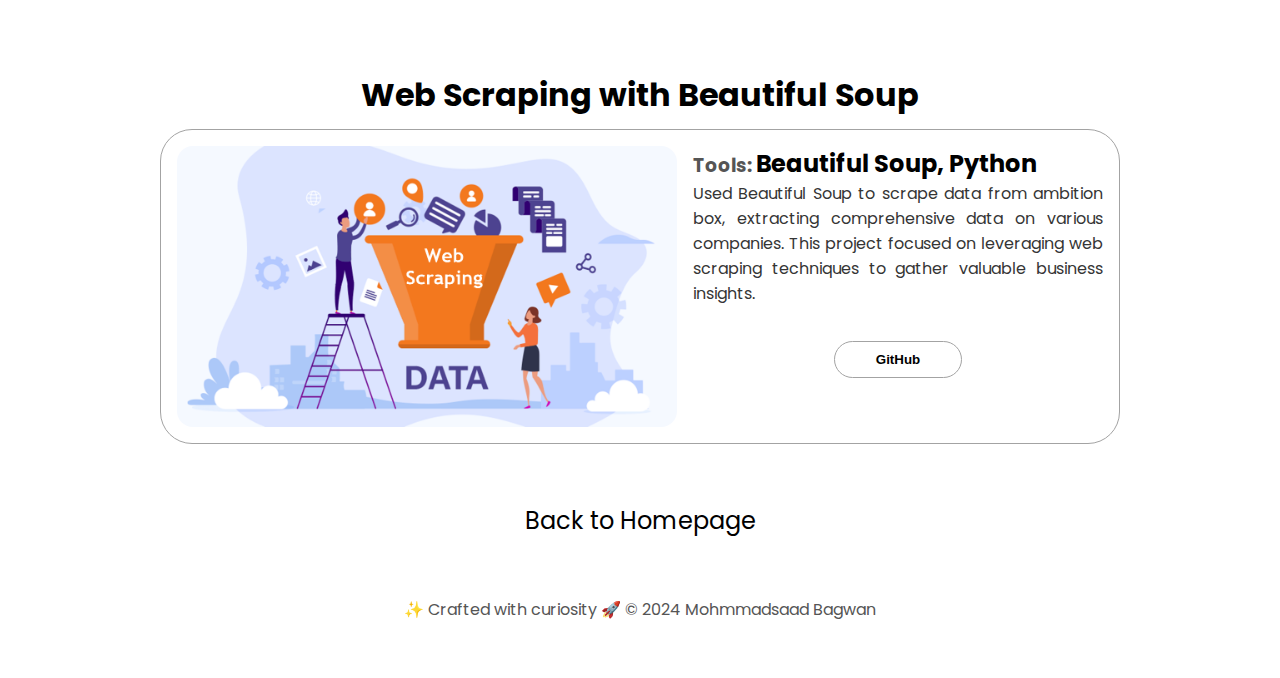
<file: ml.html>
<!DOCTYPE html>
<html lang="en">
<head>
    <meta charset="UTF-8">
    <meta name="viewport" content="width=device-width, initial-scale=1.0">
    <title>Machine Learning Projects</title>
    <link rel="stylesheet" href="style.css">
    <link rel="stylesheet" href="mediaqueries.css">
</head>
<body>
    <div class="navbar">
        <h1 class="page_h">Machine Learning Projects</h1>
        <a href="index.html" class="home_link">Home</a>
    </div>
    <section id="project" style="padding-top: 12vh;">
        <h1 class="project_title">Flight Price Prediction Using AWS SageMaker</h1>
        <div class="project-container">
            <div class="project-pic-container">
                <img
                src="./assets/flight_price_prediction.jpg"
                alt="flight_price_prediction"
                class="project-pic"
                />
            </div>
            <div class="text-and-buttons">
                <div class="project-text-container">
                    <div class="Tools">
                        <h3 class="t1">Tools: </h3>
                        <h2 class="t2">AWS SageMaker, boto3 SDK, S3, Python</h2>
                    </div>
                    <p class="project-text"> 🎯 𝐏𝐫𝐨𝐣𝐞𝐜𝐭 𝐎𝐯𝐞𝐫𝐯𝐢𝐞𝐰:
                        This project utilizes AWS SageMaker for predicting flight prices based on historical data stored in S3. 
                        It leverages the boto3 SDK for seamless AWS integration, ensuring efficient data handling and model deployment.
                    </p>
                </div>
                <div class="pro-btn-container">
                    <button
                      class="btn btn-color-3"
                      onclick="window.open('https://github.com/ninja03jod/SageMaker_Flight_Price_Prediction')">
                      GitHub
                    </button>
                </div>
            </div>
        </div>
    </section>
    <section id="project" style="padding-top: 12vh;">
        <h1 class="project_title">Fastag Fraud Detection Model</h1>
        <div class="project-container">
            <div class="project-pic-container">
                <img
                src="./assets/fastag_fraud_detection.jpg"
                alt="fastag_fraud_detection"
                class="project-pic"
                />
            </div>
            <div class="text-and-buttons">
                <div class="project-text-container">
                    <div class="Tools">
                        <h3 class="t1">Tools: </h3>
                        <h2 class="t2">Python, Scikit-Learn, Machine Learning</h2>
                    </div>
                    <p class="project-text">🎯 𝐏𝐫𝐨𝐣𝐞𝐜𝐭 𝐎𝐯𝐞𝐫𝐯𝐢𝐞𝐰:
                        Developed a machine learning model specifically designed to detect fraudulent activities related to Fastag transactions in car-based scenarios, 
                        contributing to the security and reliability of electronic toll collection systems.
                    </p>
                </div>
                <div class="pro-btn-container">
                    <button
                      class="btn btn-color-3"
                      onclick="window.open('https://github.com/ninja03jod/fastag_fraud_detection/blob/main/fastag_fraud_detection_app.py')">
                      GitHub
                    </button>
                </div>
            </div>
        </div>
    </section>
    <section id="project" style="padding-top: 12vh;">
        <h1 class="project_title">Data Collection Through TMDB API</h1>
        <div class="project-container">
            <div class="project-pic-container">
                <img
                src="./assets/tmdb_api.jpg"
                alt="tmdb_api"
                class="project-pic"
                />
            </div>
            <div class="text-and-buttons">
                <div class="project-text-container">
                    <div class="Tools">
                        <h3 class="t1">Tools: </h3>
                        <h2 class="t2">TMDB API, Python</h2>
                    </div>
                    <p class="project-text">
                        Collected the Top Rated and Upcoming movies data through the TMDB API. 
                        This project involved interacting with the API to gather and analyze movie data.
                    </p>
                </div>
                <div class="pro-btn-container">
                    <button
                      class="btn btn-color-3"
                      onclick="window.open('https://github.com/ninja03jod/Machine_Learning_Projects/blob/main/Fetching_Top_Rated_MoviesData_from_TMDB_API.ipynb')">
                      GitHub
                    </button>
                </div>
            </div>
        </div>
    </section>
    <section id="project" style="padding-top: 12vh;">
        <h1 class="project_title">Web Scraping with Beautiful Soup</h1>
        <div class="project-container">
            <div class="project-pic-container">
                <img
                src="./assets/web_scraping.png"
                alt="web_scraping"
                class="project-pic"
                />
            </div>
            <div class="text-and-buttons">
                <div class="project-text-container">
                    <div class="Tools">
                        <h3 class="t1">Tools: </h3>
                        <h2 class="t2">Beautiful Soup, Python</h2>
                    </div>
                    <p class="project-text">
                        Used Beautiful Soup to scrape data from ambition box, extracting comprehensive data on various companies. 
                        This project focused on leveraging web scraping techniques to gather valuable business insights.
                    </p>
                </div>
                <div class="pro-btn-container">
                    <button
                      class="btn btn-color-3"
                      onclick="window.open('https://github.com/ninja03jod/Machine_Learning_Projects/blob/main/Fetching_Companies_Data_from_AmbitionBox_using_Web_Scraping.ipynb')">
                      GitHub
                    </button>
                </div>
            </div>
        </div>
    </section>
    
    <footer>
        <nav>
          <div class="nav-links-container">
            <ul class="nav-links">
              <li><a onclick="goBack()">Back to Homepage</a></li>
            </ul>
          </div>
        </nav>
        <p>&#10024 Crafted with curiosity &#128640 &#169; 2024 Mohmmadsaad Bagwan</p>
      </footer>
      <script src="script.js"></script>
</body>
</html>
</file>
<file: style.css>
/* GENERAL */

@import url("https://fonts.googleapis.com/css2?family=Poppins:wght@300;400;500;600&display=swap");

* {
  margin: 0;
  padding: 0;
}

body {
  font-family: "Poppins", sans-serif;
}

html {
  scroll-behavior: smooth;
}

p {
  color: rgb(85, 85, 85);
}

/* TRANSITION */

a,
.btn {
  transition: all 300ms ease;
}

/* DESKTOP NAV */

nav,
.nav-links {
  display: flex;
}
.nav-links:hover {
  cursor: pointer;
}
nav {
  justify-content: space-around;
  align-items: center;
  height: 17vh;
}

.nav-links {
  gap: 2rem;
  list-style: none;
  font-size: 1.5rem;
}

a {
  color: black;
  text-decoration: none;
  text-decoration-color: white;
}

a:hover {
  color: grey;
  text-decoration: underline;
  text-underline-offset: 1rem;
  text-decoration-color: rgb(181, 181, 181);
}

.logo {
  font-size: 2rem;
}

.logo:hover {
  cursor: default;
}

/* HAMBURGER MENU */

#hamburger-nav {
  display: none;
}

.hamburger-menu {
  position: relative;
  display: inline-block;
}

.hamburger-icon {
  display: flex;
  flex-direction: column;
  justify-content: space-between;
  height: 24px;
  width: 30px;
  cursor: pointer;
}

.hamburger-icon span {
  width: 100%;
  height: 2px;
  background-color: black;
  transition: all 0.3 ease-in-out;
}

.menu-links {
  position: absolute;
  top: 100%;
  right: 0;
  background-color: white;
  width: fit-content;
  max-height: 0;
  overflow: hidden;
  transition: all 0.3 ease-in-out;
}

.menu-links a {
  display: block;
  padding: 10px;
  text-align: center;
  font-size: 1.5rem;
  color: black;
  text-decoration: none;
  transition: all 0.3 ease-in-out;
}

.menu-links li {
  list-style: none;
}

.menu-links.open {
  max-height: 300px;
}

.hamburger-icon.open span:first-child {
  transform: rotate(45deg) translate(10px, 5px);
}

.hamburger-icon.open span:nth-child(2) {
  opacity: 0;
}

.hamburger-icon.open span:last-child {
  transform: rotate(-45deg) translate(10px, -5px);
}

.hamburger-icon span:first-child {
  transform: none;
}

.hamburger-icon span:first-child {
  opacity: 1;
}

.hamburger-icon span:first-child {
  transform: none;
}

/* SECTIONS */

section {
  padding-top: 12vh;
  /* height: 96vh; */
  margin: 0 10rem;
  box-sizing: border-box;
  /* min-height: fit-content; */
}

.section-container {
  display: flex;
}

/* PROFILE SECTION */

#profile {
  display: flex;
  justify-content: center;
  gap: 5rem;
  height: 80vh;
}

.section__pic-container {
  display: flex;
  height: 400px;
  width: 400px;
  margin: auto 0;
}

.section__text {
  align-self: center;
  text-align: center;
}

.section__text p {
  font-weight: 600;
}

.section__text__p1 {
  text-align: center;
}

.section__text__p2 {
  font-size: 1.75rem;
  margin-bottom: 1rem;
}

.title {
  font-size: 3rem;
  text-align: center;
}

#socials-container {
  display: flex;
  justify-content: center;
  margin-top: 1rem;
  gap: 1rem;
}

/* ICONS */

.icon {
  cursor: pointer;
  height: 2rem;
}

/* BUTTONS */

.btn-container {
  display: flex;
  align-items: end;
  justify-content: center;
  gap: 1rem;
}

.btn {
  font-weight: 600;
  transition: all 300ms ease;
  padding: 1rem;
  width: 8rem;
  border-radius: 2rem;
}

.btn-color-1,
.btn-color-2 {
  border: rgb(53, 53, 53) 0.1rem solid;
}

.btn-color-1:hover,
.btn-color-2:hover {
  cursor: pointer;
}

.btn-color-1,
.btn-color-2:hover {
  background: rgb(53, 53, 53);
  color: white;
}

.btn-color-1:hover {
  background: rgb(0, 0, 0);
}

.btn-color-2 {
  background: none;
}

.btn-color-2:hover {
  border: rgb(255, 255, 255) 0.1rem solid;
}

.btn-container {
  gap: 1rem;
}

/* ABOUT SECTION */

#about {
  position: relative;
}

.about-containers {
  gap: 2rem;
  margin-bottom: 2rem;
  margin-top: 1rem;
}

.about-details-container {
  justify-content: center;
  flex-direction: column;
}

.about-containers,
.about-details-container {
  display: flex;
}

.about-pic {
  border-radius: 2rem;
}

.arrow {
  position: absolute;
  right: -5rem;
  bottom: 2.5rem;
}

.details-container {
  padding: 1rem;
  flex: 1;
  background: white;
  border-radius: 2rem;
  border: rgb(53, 53, 53) 0.1rem solid;
  border-color: rgb(163, 163, 163);
  text-align: center;
}

.section-container {
  gap: 4rem;
  height: 80%;
}

.section__pic-container {
  height: 400px;
  width: 400px;
  margin: auto 0;
}

details {
  user-select: none;
}

details>summary span.icon {
  width: 24px;
  height: 24px;
  transition: all 0.3s;
  margin-left: auto;
}

details[open] summary span.icon {
  transform: rotate(180deg);
}

summary {
  display: flex;
  cursor: pointer;
}

summary::-webkit-details-marker {
  display: none;
}

/* EXPERIENCE SECTION */

#experience {
  position: relative;
}

.experience-sub-title {
  color: rgb(85, 85, 85);
  font-weight: 600;
  font-size: 1.75rem;
  margin-bottom: 2rem;
}

.experience-details-container {
  display: flex;
  justify-content: center;
  flex-direction: column;
}

.article-container {
  display: flex;
  text-align: initial;
  flex-wrap: wrap;
  flex-direction: row;
  gap: 2.5rem;
  justify-content: space-around;
}

article {
  display: flex;
  width: 15rem;
  justify-content: flex-start;
  gap: 0.5rem;
}

article .icon {
  cursor: default;
}

/* PROJECTS SECTION */

#projects {
  position: relative;
  /* margin-top: 10rem;
  padding-top: 15vh; */
}

.color-container {
  border-color: rgb(163, 163, 163);
  background: rgb(250, 250, 250);
}

.project-img {
  border-radius: 2rem;
  width: 70%;
  height: 70%;
}
.project-img1{
    border-radius: 2rem;
    width: 150px;
    height: 150px;
  }
.project-title {
  margin: 1rem;
  font-size: 20px;
  color: black;
}

.project-btn {
  color: black;
  border-color: rgb(163, 163, 163);
}

.next {
  cursor:pointer;
  width: 10%;
  height: 10%;
  transition: all 0.3 ease-in-out;
}


/* CONTACT */

#contact {
  display: flex;
  justify-content: center;
  flex-direction: column;
  height: 50vh;
}

.contact-info-upper-container {
  display: flex;
  justify-content: center;
  border-radius: 2rem;
  border: rgb(53, 53, 53) 0.1rem solid;
  border-color: rgb(163, 163, 163);
  background: (250, 250, 250);
  margin: 2rem auto;
  padding: 0.5rem;
}

.contact-info-container {
  display: flex;
  align-items: center;
  justify-content: center;
  gap: 0.5rem;
  margin: 1rem;
}

.contact-info-container p {
  font-size: larger;
}

.contact-icon {
  cursor: default;
}

.email-icon {
  height: 2.5rem;
}

/* FOOTER SECTION */

footer {
  height: 26vh;
  margin: 0 1rem;
}

footer p {
  text-align: center;
}

/* Data Analysis */
.back {
  width: 40px;
  height: 40px;
}

/* Project Pages */
.navbar{
  display: flex;
  position: fixed; /* Fix the navbar position */
  top: 0; /* Align to the top */
  width: 100%; /* Occupy full width */
  background-color: rgb(181, 181, 181); /* Background color */
  padding: 15px 0; /* Add padding */
  flex-direction: row;
  justify-content: space-between;
}

.page_h {
  margin-left: 10vw;
  color: white;
  cursor: default;
}

.home_link {
  padding-bottom:1vh;
  margin-right: 10vw;
  font-size: 2rem;
  color: white;
  text-decoration: none;
}

.home_link:hover {
  cursor: pointer;
  text-decoration: underline;
  text-underline-offset: 1rem;
}

*/

#project {
  position: relative;
}

.project_title {
  font-size: 2rem;
  text-align: center;
  padding-bottom: 10px;
  margin-top: 4vh;
}

.project-container {
  justify-content: space-between;
  justify-items: stretch;
  padding: 1rem;
  display: flex;
  background: white;
  border-radius: 2rem;
  border: rgb(53, 53, 53) 0.1rem solid;
  border-color: rgb(163, 163, 163);
}

.text-and-buttons {
  padding-left: 1rem;
  display: flex;
  justify-content:stretch;
  flex-direction: column;
}

.project-text-container {
  display: flex;
  justify-content:start;
  flex-direction: column;
  text-align:justify;
}

.project-text {
  color: rgb(53, 53, 53);
}

.project-pic {
  border-radius: 1rem;
  width: 500px;
}

.project-pic-container {
  margin: auto 0;
  display: flex;
  width: 500 px;
  height: auto;
}
.tools {
  display: flex;
}
.t1, .t2 {
  display: inline;
  justify-self: flex-end;
}
.t1 {
  color: rgb(85, 85, 85);
}

.pro-btn-container {
  padding-top: 10px;
  margin-top: 20px;
  display: flex;
  justify-content: space-around;
  align-items: center;
  gap: 1rem;
  flex-direction: row;
  flex-wrap: wrap;
}
 
.btn-color-3 {
  padding: 10px;
  border: rgb(163, 163, 163) 0.1rem solid;
  background: none;
  margin: 5px;
}

.btn-color-3:hover {
  cursor: pointer;
  background: rgb(53, 53, 53);
  color: white;
  border: rgb(255, 255, 255) 0.1rem solid;
}

/* Certifications */
.grid-container {
  display: grid;
  padding-left: 10%;
  /* justify-content: space-around; */
  /* align-items: center; */
  /* flex-direction: row; */
  /* flex-wrap: wrap; */
  grid-template-columns: repeat(2, 1fr);
  /* grid-gap: 15px; */
  grid-auto-flow: dense;
}
.certificate {
  width: 100%;
  height: auto;
}
#certificate {
  width: 450px;
  height: auto;
}
.certificate:hover,
#certificate:hover {
  cursor: pointer;
  border: rgb(255, 255, 255) 0.1rem solid;
}
</file>
<file: mediaqueries.css>
@media screen and (max-width: 1400px) {
    #profile {
      height: 83vh;
      margin-bottom: 6rem;
    }
    .about-containers {
      flex-wrap: wrap;
    }
    #contact,
    #projects {
      height: fit-content;
      padding-top: 15vh;
    }
  }
  
  @media screen and (max-width: 1200px) {
    #desktop-nav {
      display: none;
    }
    #hamburger-nav {
      display: flex;
    }
    #experience,
    .experience-details-container {
      margin-top: 2rem;
    }
    #profile, .project-container,
    .section-container {
      display: block;
    }
    .arrow {
      display: none;
    }
    section,
    .section-container,
    .project-container {
      height: fit-content;
    }
    section {
      margin: 0 5%;
    }
    .section__pic-container {
      width: 275px;
      height: 275px;
      margin: 0 auto 2rem;
    }
  
    .project-pic-container {
      width: 275px;
      height: auto;
      margin: 0 auto 2rem;
      justify-content: center;
    }
    .about-containers {
      margin-top: 0;
    }
    #projects {
      padding-top: 0;
    }
  }
  
  @media screen and (max-width: 850px) {
    .project-pic{
      width: 60vw;
    }
  
    .project-pic-container {
      width:auto;
      height: 32vw;
      justify-content: center;
      flex-wrap: wrap;
    }
    #projects {
      padding-top: 0;
    }
  }
  
  @media screen and (max-width: 600px) {
    #contact,
    footer {
      height: 40vh;
    }
    #profile {
      height: 83vh;
      margin-bottom: 0;
    }
    article {
      font-size: 1rem;
    }
    footer nav {
      height: fit-content;
      margin-bottom: 2rem;
    }
    .about-containers,
    .contact-info-upper-container,
    .btn-container {
      flex-wrap: wrap;
    }
    .contact-info-container {
      margin: 0;
    }
    .contact-info-container p,
    .nav-links li a {
      font-size: 1rem;
    }
    .experience-sub-title {
      font-size: 1.25rem;
    }
    .logo {
      font-size: 1.5rem;
    }
    .nav-links {
      flex-direction: column;
      gap: 0.5rem;
      text-align: center;
    }
    .section__pic-container {
      width:auto;
      height: 46vw;
      justify-content: center;
    }
    .project-pic-container {
      width:auto;
      height: 40vw;
      justify-content: center;
    }
  
    .section__text__p2 {
      font-size: 1.25rem;
    }
    .title {
      font-size: 2rem;
    }
    .text-container,
    .project-text-container {
      text-align: justify;
    }
    .page_h,
    .home_link {
      font-size: 1.25rem;
    }
    .home_link:hover {
      cursor: pointer;
      text-decoration: underline;
      text-underline-offset: 0.5rem;
    }
    .project_title {
      font-size: 1.5rem;
    }
    #projects {
      margin-top: 5rem;
      padding-top: 0;
    }
  }
</file>
